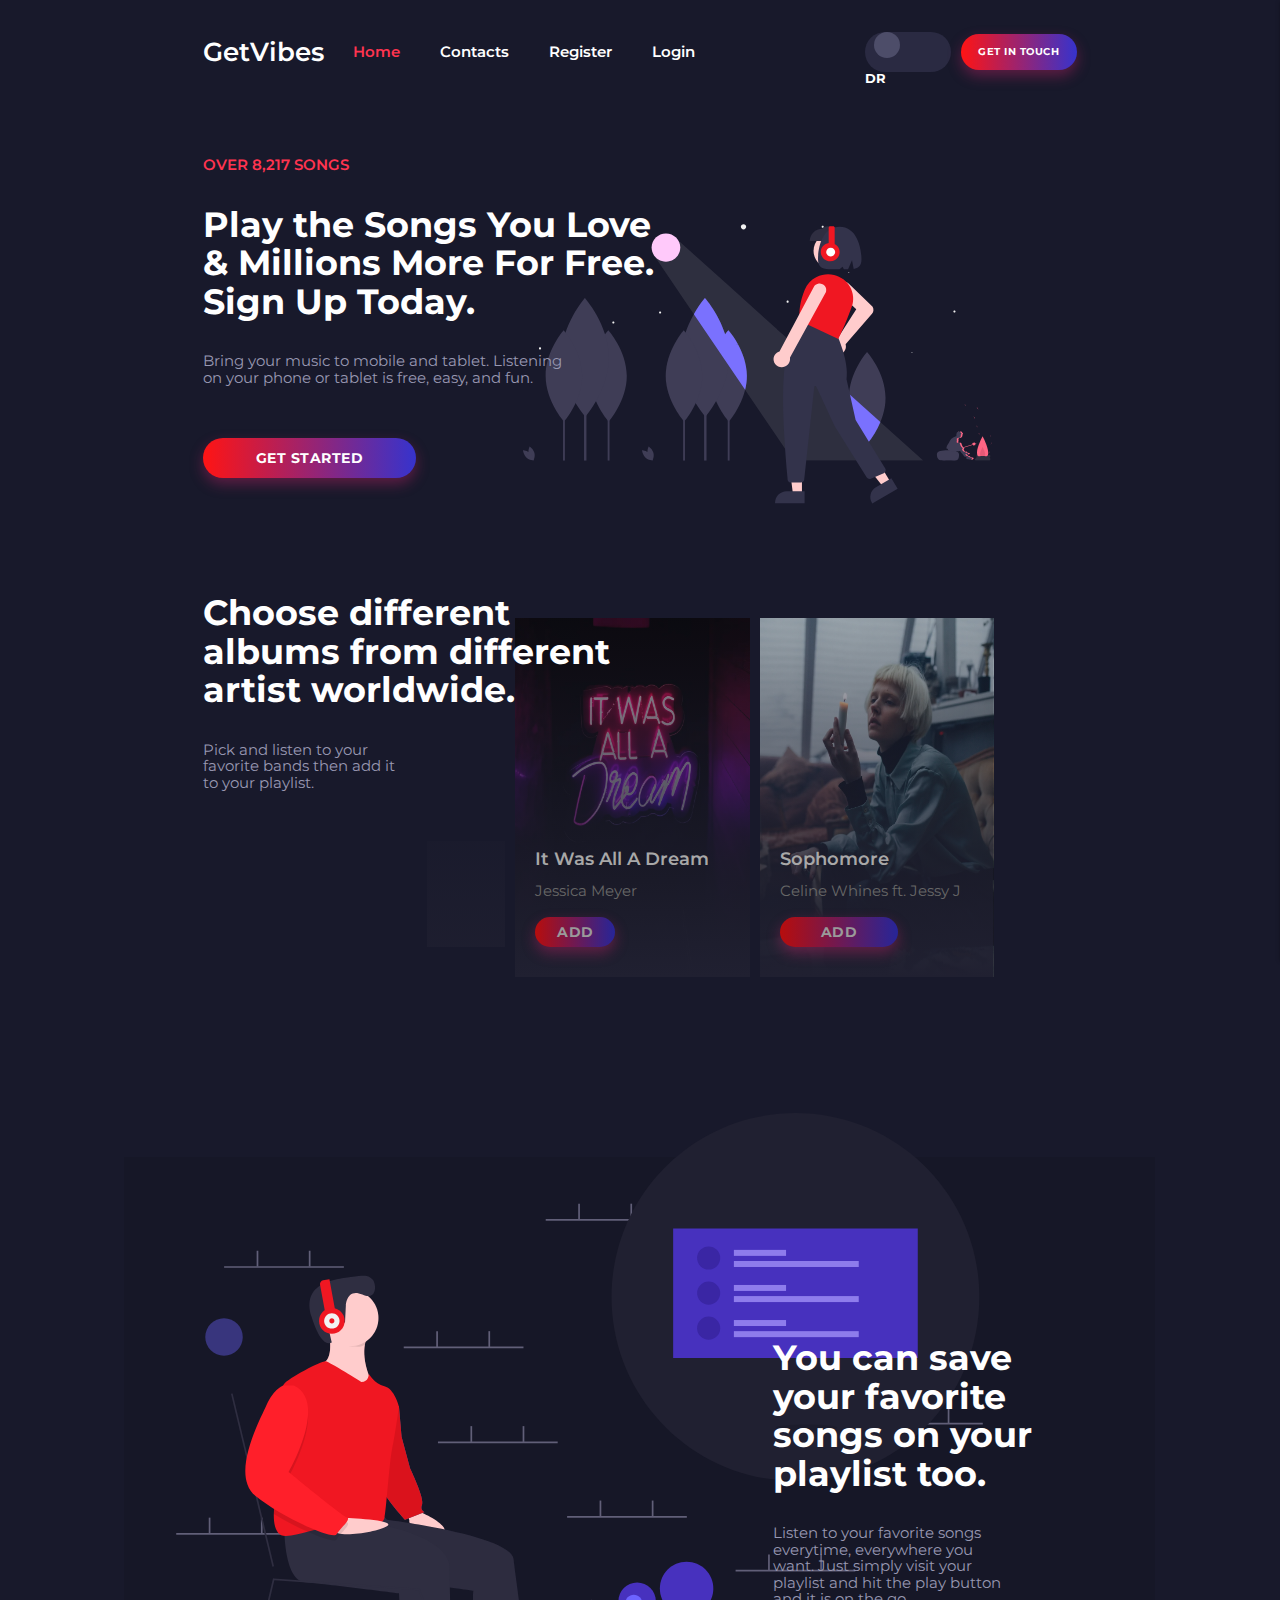
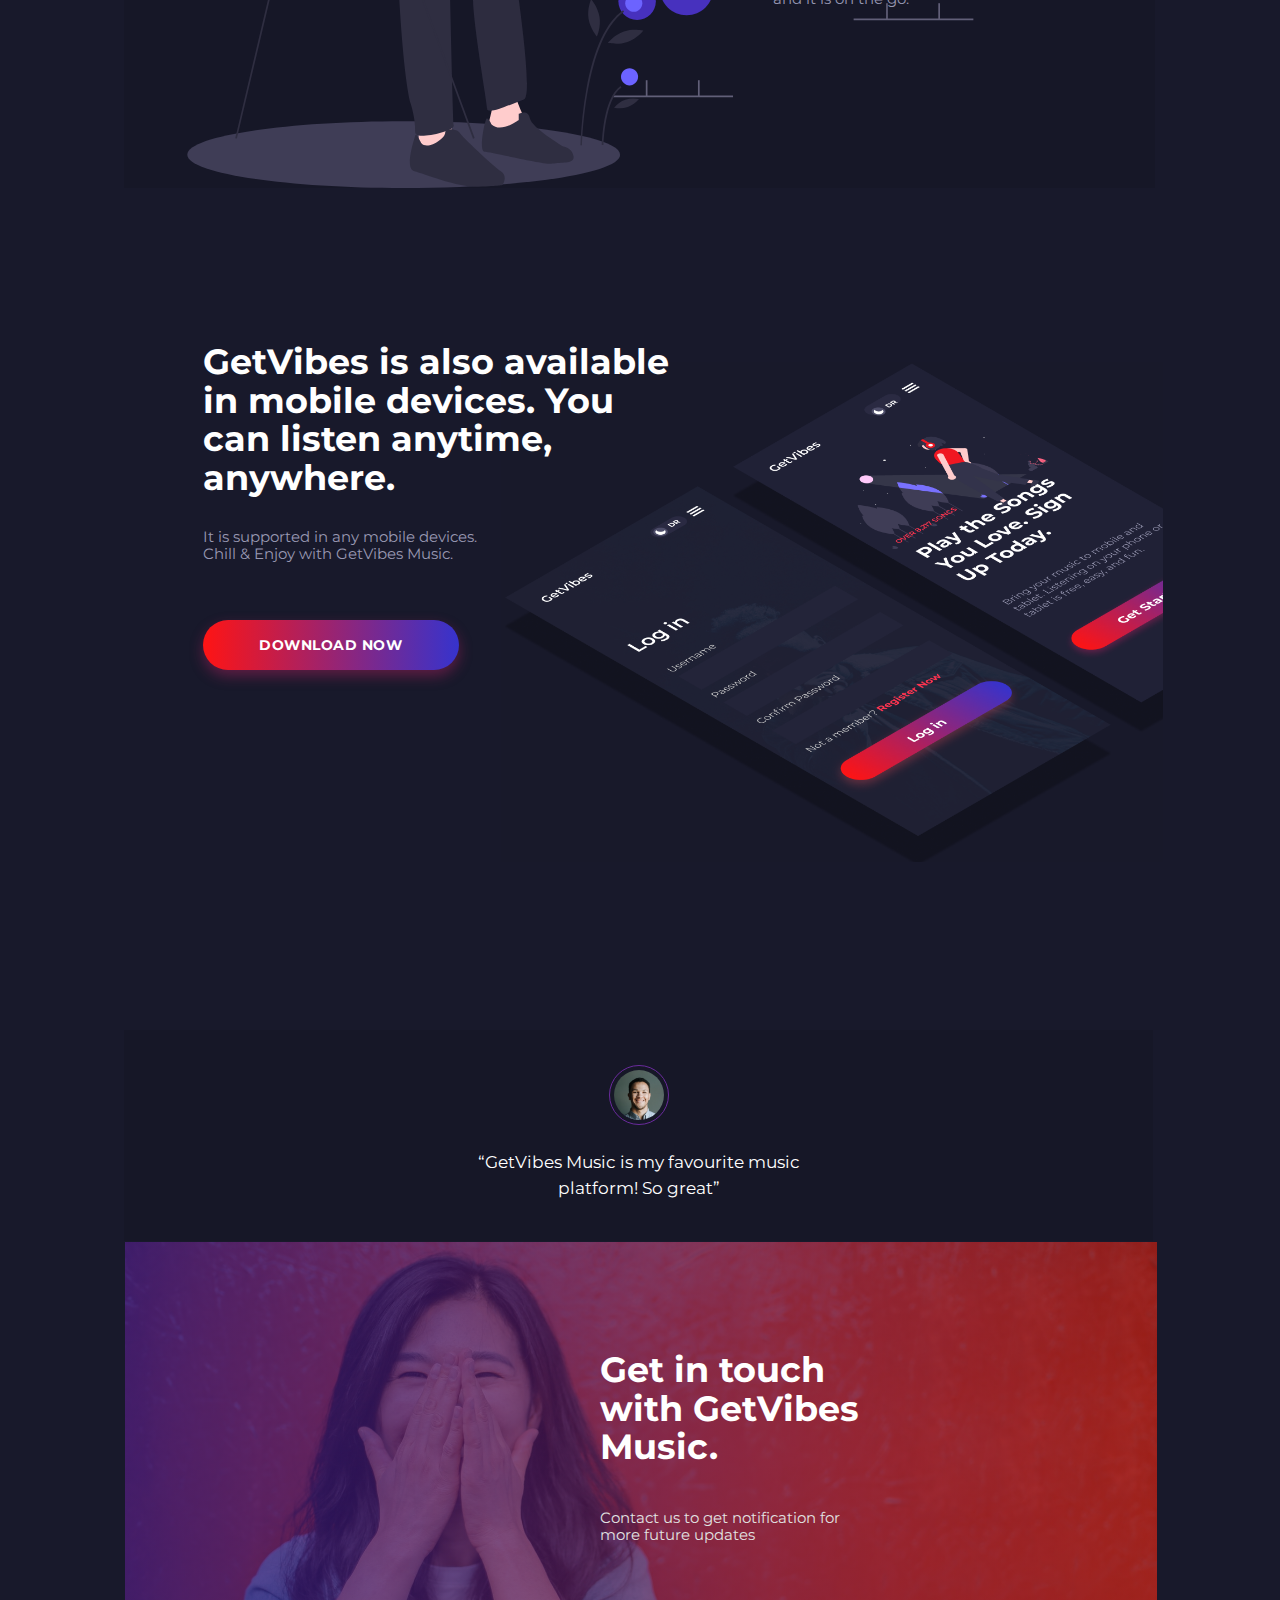
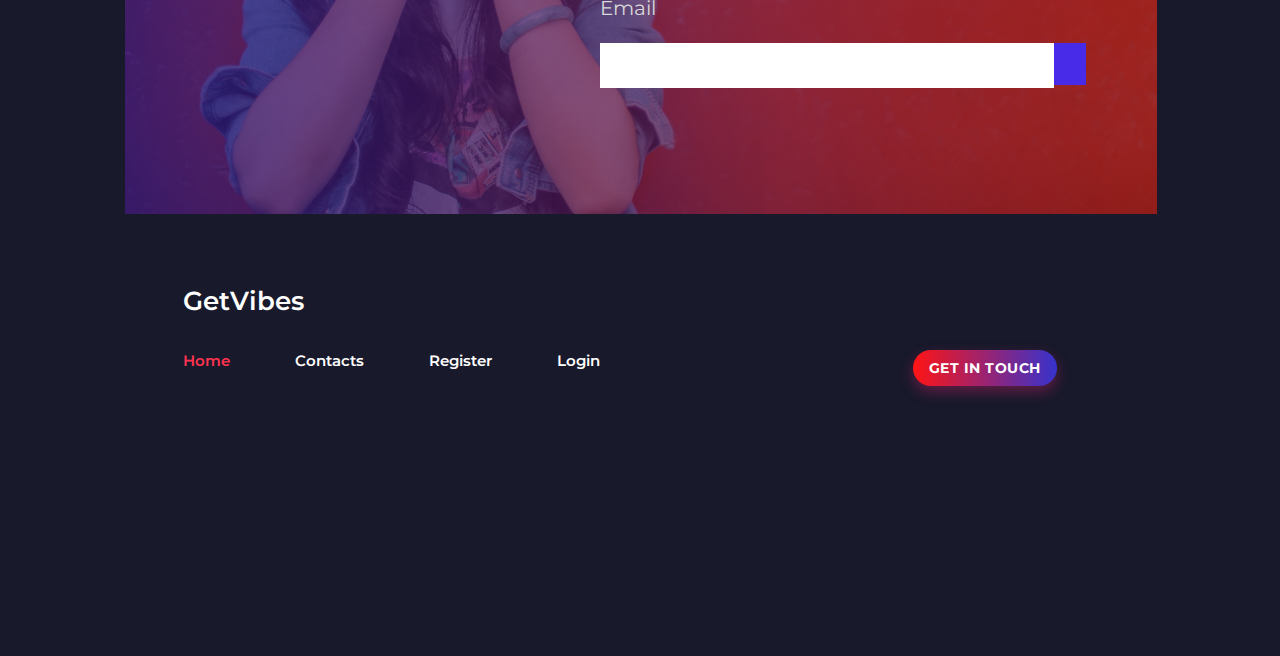
<file: index.html>
<!DOCTYPE HTML>
<html>
<head>
<title>GetVibes</title>
<link rel="stylesheet" type="text/css" href="customizecss.css">
<link rel="stylesheet" type="text/css" href="forphone.css">
<link rel="stylesheet" type="text/css" href="fortablet.css">
<link rel="stylesheet" type="text/css" href="forcomputer.css">
<!-- jquery cdn -->
<script src="https://code.jquery.com/jquery-3.6.0.min.js" integrity="sha256-/xUj+3OJU5yExlq6GSYGSHk7tPXikynS7ogEvDej/m4=" crossorigin="anonymous"></script>
<!--Import Google Icon Font-->
<link href="https://fonts.googleapis.com/icon?family=Material+Icons" rel="stylesheet">
<!-- Compiled and minified CSS -->
<link rel="stylesheet" href="https://cdnjs.cloudflare.com/ajax/libs/materialize/1.0.0/css/materialize.min.css">
<!-- Font Awesome -->
<link rel="stylesheet" href="https://use.fontawesome.com/releases/v5.15.2/css/all.css" integrity="sha384-vSIIfh2YWi9wW0r9iZe7RJPrKwp6bG+s9QZMoITbCckVJqGCCRhc+ccxNcdpHuYu" crossorigin="anonymous">
<!--Let browser know website is optimized for mobile-->
<meta name="viewport" content="width=device-width, initial-scale=1.0"/>
</head>
<body>
<div class="container">
	<div class="row makeItFlex">
	  <!-- NAVIGATION BAR -->
      <div class="col s12 m12 l12 navContainer">
	      	<nav>
			    <div class="nav-wrapper">
			      <a href="index.html" class="left brand-logo">GetVibes</a>

			      <a href="#" data-target="mobile-demo" class="right sidenav-trigger">
			      	<i class="material-icons menu">menu</i>
			      </a>

			      <ul class="left hide-on-small-and-down">
			        <li><a href="index.html" class="active-link">Home</a></li>
			        <li><a href="#contacts">Contacts</a></li>
			        <li><a href="register.html">Register</a></li>
			        <li><a href="login.html">Login</a></li>
			      </ul>

			      <div class="button-right-container right">
			      	<div class="dark-mode">
			      		<a href="#">
			      			<i class="fas fa-moon center"></i>DR
			      		</a>
			      	</div>
			      	
			      		<a class="waves-effect waves-light btn get-in-touch" href="register.html">Get in Touch</a>
			      </div>
			    </div>

			    <ul class="sidenav" id="mobile-demo">
				    <li><a href="index.html" class="active-link">Home</a></li>
			        <li><a href="#contacts">Contacts</a></li>
			        <li><a href="register.html">Register</a></li>
			        <li><a href="login.html">Login</a></li>
				</ul>
		  </nav>		  
      </div>

      <!-- SPACE -->
      <div class="col s12 m12 l12 space space-first-section"></div>

      <!-- HEADER FIRST SECTION -->
      <div class="col s12 m6 l6 first-section-header">
      	<p>OVER 8,217 SONGS</p>
      	<h3 class="change-header">Play the Songs You Love. Sign Up Today.</h3>
      	<h6>Bring your music to mobile and tablet. Listening on your phone or tablet is free, easy, and fun.</h6>
      	<a class="waves-effect waves-light btn get-started" href="register.html">Get Started</a>
      </div>

      <!-- SVG FIRST SECTION -->
      <div class="col 12 m6 l6 first-section-svg">
      	<object data="svg-first-section-for-phone.svg" type="image/svg+xml" class="svg-change1"></object>
      </div>

      <!-- HEADER SECOND SECTION -->
      <div class="col s12 m7 l7 second-section-header">
      	<h3>Choose different albums from different artist worldwide.</h3>
      	<h6>Pick and listen to your favorite bands then add it to your playlist.</h6>
      </div>

      <!-- CARD SECOND SECTION -->
      <div class="col s12 m8 offset-m3 l8 offset-l3 second-section-card">
      	<div class="darkbox"></div>
      	<div class="it-was-all-a-dream mycard">
      		<h5>It Was All A Dream</h5>
      		<p>Jessica Meyer</p>
      		<a class="waves-effect waves-light btn add">ADD</a>
      	</div>
      	<div class="sophomore mycard">
      		<h5>Sophomore</h5>
      		<p>Celine Whines ft. Jessy J</p>
      		<a class="waves-effect waves-light btn add">ADD</a>
      	</div>
      </div>

      <!-- SVG THIRD SECTION -->
      <div class="col 12 m12 l12 third-section-svg">
      	<object data="svg-third-section-for-phone.svg" type="image/svg+xml" class="svg-change2"></object>
      </div>

      <!-- HEADER THIRD SECTION -->
      <div class="col s12 m6 offset-m6 l12 offset-l6 third-section-header">
      	<h3>You can save your favorite songs on your playlist too.</h3>
      	<h6>Listen to your favorite songs everytime, everywhere you want. Just simply visit your playlist and hit the play button and it is on the go.</h6>
      </div>


      <!-- PICTURE FOURTH SECTION -->
      <div class="col s12 m6 l6 fourth-section-picture"></div>

      <!-- HEADER FOURTH SECTION -->
      <div class="col s12 m6 l6 fourth-section-header">
      	<h3>GetVibes is also available in mobile devices. You can listen anytime, anywhere.</h3>
      	<h6>It is supported in any mobile devices. Chill & Enjoy with GetVibes Music.</h6>
      	<a class="waves-effect waves-light btn get-started" href="https://play.google.com/store?utm_source=apac_med&utm_medium=hasem&utm_content=Jan0421&utm_campaign=Evergreen&pcampaignid=MKT-EDR-apac-ph-1003227-med-hasem-py-Evergreen-Jan0421-Text_Search_BKWS-BKWS%7cONSEM_kwid_43700057529550712_creativeid_468675723003_device_c&gclsrc=ds&gclsrc=ds">Download Now</a>
      </div>

      <!-- SAYINGS FIFTH SECTION -->
      <div class="col s12 m12 l12 fifth-section-sayings">
      	<div class="profile"></div>
      	<div class="sayings">
      		<div class="previous">
      			<i class="fas fa-arrow-left"></i>
      		</div>
      		<div class="content">
      			<p>“GetVibes Music is my favourite music platform! So great”</p>
      		</div>
      		<div class="next">
      			<i class="fas fa-arrow-right"></i>
      		</div>
      	</div>
      </div>


      <!-- CONTACT SIXTH SECTION -->
      <div class="col s12 m12 l12 sixth-section-contact section scrollspy" id="contacts">
      	<h3>Get in touch with GetVibes Music.</h3>
      	<h6>Contact us to get notification for more future updates</h6>
      	<p>Email</p>
      	<div class="email">
      		<input type="text" class="email-textbox"/>
      		<a class="waves-effect waves-light btn send-email"><i class="fas fa-arrow-right"></i></a>
      	</div>
      </div>

      <!-- FOOTER SEVENTH SECTION -->
      <div class="col s12 m12 l12 seventh-section-footer">
      	<div href="#" class="left brand-logo bl2">GetVibes</div>
      	<br/><br/><br/>

      	<ul>
      		<li><a href="index.html" class="active-link">Home</a></li>
      		<li><a href="#contacts" class="white-text">Contacts</a></li>
      		<li><a href="register.html" class="white-text">Register</a></li>
      		<li><a href="login.html" class="white-text">Login</a></li>
      	</ul>
      	<a class="waves-effect waves-light btn" href="register.html">Get in Touch</a>
      </div>

      
    </div>
</div>


<!-- Compiled and minified JavaScript -->
<script src="https://cdnjs.cloudflare.com/ajax/libs/materialize/1.0.0/js/materialize.min.js"></script>
<script type="text/JavaScript">

$(document).ready(function(){
    $('.sidenav').sidenav({
    	edge: 'right'
    });

    $('.scrollspy').scrollSpy();
    
    if(($(window).width() > 0) && ($(window).width() < 518)){
		$('.svg-change1').attr('data', 'svg-first-section-for-phone.svg');
		$('.svg-change2').attr('data', 'svg-third-section-for-tablet.svg');
		$('.change-header').html('Play the Songs You Love. Sign Up Today.');
	} else if(($(window).width() > 518) && ($(window).width() < 1400)){
		$('.svg-change1').attr('data', 'svg-first-section-for-tablet.svg');
		$('.svg-change2').attr('data', 'svg-third-section-for-tablet.svg');
		$('.change-header').html('Play the Songs You Love & Millions More For Free. Sign Up Today.');
	} else if($(window).width() > 1500){
		$('.svg-change1').attr('data', 'svg-first-section-for-computer.svg');
		$('.svg-change2').attr('data', 'svg-third-section-for-computer.svg');
		$('.change-header').html('Play the Songs You Love & Millions More For Free. Sign Up Today.');
	}
	
 });

$(window).resize(function(){
	// small
	if(($(window).width() > 0) && ($(window).width() < 568)){
		$('.svg-change1').attr('data', 'svg-first-section-for-phone.svg');
		$('.svg-change2').attr('data', 'svg-third-section-for-tablet.svg');
		$('.change-header').html('Play the Songs You Love. Sign Up Today.');
	} else if(($(window).width() > 568) && ($(window).width() < 1400)){
		$('.svg-change1').attr('data', 'svg-first-section-for-tablet.svg');
		$('.svg-change2').attr('data', 'svg-third-section-for-tablet.svg');
		$('.change-header').html('Play the Songs You Love & Millions More For Free. Sign Up Today.');
	} else if($(window).width() > 1500) {
		$('.svg-change1').attr('data', 'svg-first-section-for-computer.svg');
		$('.svg-change2').attr('data', 'svg-third-section-for-computer.svg');
		$('.change-header').html('Play the Songs You Love & Millions More For Free. Sign Up Today.');
	}
});


</script>
</body>
</html>
</file>
<file: customizecss.css>
@import url('https://fonts.googleapis.com/css2?family=Montserrat:wght@400;600;700&display=swap');

* {
	margin: 0;
	padding: 0;
	font-family: 'Montserrat';
	color: #fff;
	font-weight: var(--regular);
}

:root {
	--secondary-color: #9898B2;
	--main-color: #18192B;
	--darker-color: #161727;
	--red: #FF1414;
	--blue: #3633CD;
	--focal: #FF3450;
	--regular: 400;
	--semibold: 600;
	--bold: 700;
	--btn-shadow: 0 9px 22px #ac216180;
}

.btn {
	background-image: linear-gradient(to right, var(--red), var(--blue));
	font-weight: var(--bold) !important;
	box-shadow: 0px 6px 14px #ac21617a !important;
	border-radius: 30px !important;
}

html, body {
	background-color: #18192B;
}

nav, .nav-wrapper {
	background-color: var(--main-color);
	box-shadow: none!important;
}

ul.left {
	margin-left: 200px ​!important;
}

li a {
	font-weight: var(--semibold) !important;
	padding-left: 20px !important;
	padding-right: 20px !important;
}

.brand-logo {
	font-weight: var(--semibold);
}

.active-link {
	color: var(--focal) !important;
	font-weight: var(--semibold)!important;
}

.button-right-container {
	display: flex;
	flex-direction: row;
	justify-content: space-between;
	align-items: center;
	width: 230px;
	height: 100%;
}

.dark-mode {
	height: 40px;
	width: 86px;
	background: #2A2A42;
	border-radius: 20px;
	line-height: 39px;
}

.dark-mode a {
	font-weight: var(--bold);
	font-size: 16px;
}

.dark-mode a i {
	background: #4D4D69;
	height: 26px !important;
	width: 26px;
	line-height: 26px !important;
	border-radius: 50%;
	margin-left: 9px;
	margin-right: 8px;
	font-size: 14px;
}

.mybtn {
	background-image: linear-gradient(to right, var(--red), var(--blue));
	border-radius: 20px !important;
	box-shadow: var(--btn-shadow) !important;
	font-weight: var(--bold);
	text-transform: capitalize !important;
}

#mobile-demo {
	width: 234px;
	background: #202134;
	padding-top: 65px;
}

#mobile-demo li a {
	color: white;
}

.space {
	height: 150px;
}

.profile {
	height: 50px;
	width: 50px;
	border-radius: 50%;
	background: #24263e;
	position: relative;
	margin-bottom: 30px;
	background-image: url("profile.png");
	background-size: cover;
	background-position: top center;
	background-repeat: no-repeat;
}

ul li a {

}
</file>
<file: forphone.css>
@media only screen and (min-width: 0px){
	body {
		overflow-x: hidden;
	}

	h3 {
		font-size: 40px !important;
		font-weight: var(--bold) !important;
		margin-bottom: 32px !important;
	}

	h6 {
		font-size: 20px !important;
		color: var(--secondary-color) !important;
	}
	.makeItFlex {
		display: flex !important;
		flex-direction: column !important;
		margin-top: 20px !important;
	}

	.navContainer {
		order: 1 !important;
	}

	.brand-logo {
		font-size: 2rem !important;
		font-weight: var(--semibold) !important;
	}

	.button-right-container {
		width: 86px;
	}

	.get-in-touch {
		display: none !important;
	}

	.menu {
		font-size: 35px !important;
	}

	.space-first-section {
		order: 2;
		height: 70px;
	}

	.first-section-svg {
		order: 3 !important;
	}

	.first-section-svg object {
		width: 100%;
	}

	.first-section-header {
		order: 4 !important;
		transform: translateY(-67px);
	}

	.first-section-header p {
		color: var(--focal);
		font-weight: var(--semibold);
	}

	.first-section-header h3 {
		width: 370px;
	}

	.first-section-header h6 {
		width: 372px;
		margin-bottom: 52px;
	}

	.first-section-header .get-started {
		width: 100% !important;
		height: 50px !important;
		line-height: 50px;
	}

	.second-section-header {
		order: 5 !important;
		z-index: 3;
	}

	.second-section-header h6 {
		width: 280px;
	}

	.second-section-card {
		order: 6 !important;
		display: flex !important;
		flex-direction: row !important;
		align-items: flex-end !important;
		transform: translateX(47px) translateY(-97px);
	}

	.darkbox {
		height: 80px;
		width: 150px;
		background-image: linear-gradient(rgba(32,32,49,0.26), rgba(32,32,49,0.67));
		transform: translateY(-30px);
	}

	.mycard {
		height: 301px;
		margin-left: 10px;
		background-size: cover;
		background-repeat: no-repeat;
		background-position: bottom center;
		display: flex;
		flex-direction: column;
		justify-content: flex-end;
	}

	.mycard h5 {
		font-size: 18px !important;
		font-weight: var(--semibold) !important;
		color: #A8A8A8;
	}

	.mycard p {
		margin-bottom: 15px;
		color: #676767;
	}

	.mycard a {
		width: 40%;
		height: 30px;
		line-height: 30px;
		background-image: linear-gradient(to right, rgb(183, 13, 13), rgb(39, 37, 152)) !important;
		color: #9A9A9A;
	}

	.it-was-all-a-dream {
		background-image: linear-gradient(rgba(32,32,49,0.31), rgba(32,32,49,1)), url("3.webp");	
		width: 441px;
		padding: 0 15px 30px 20px;
	}

	.sophomore {
		background-image: linear-gradient(rgba(32,32,49,0.31), rgba(32,32,49,1)), url("1.webp");
		width: 321px;
		padding: 0 0 30px 20px;
	}

	.sophomore a {
		width: 55%;
	}

	.third-section-svg {
		order: 7 !important;
		background: #161727;
		height: 660px;
		width: calc(100% + 40px);
		transform: translateX(-20px);
	}

	.third-section-svg object {
		transform: translateY(-40px);
		width: 100%;
	}

	.third-section-header {
		order: 8 !important;
		transform: translateY(-393px);
	}

	.third-section-header h3 {
		width: 300px;
	}

	.third-section-header h6 {
		width: 349px;
	}

	.fourth-section-picture {
		order: 9 !important;
		height: 348px;
		width: calc(100% + 40px) !important;
		background-image: url(mockup.png);
		background-size: cover;
		background-repeat: no-repeat;
		background-position: bottom right;
		transform: translateX(-20px) translateY(-300px);
	}

	.fourth-section-header {
		order: 10 !important;
		transform: translateY(-428px);
	}

	.fourth-section-header h3 {
		width: 376px;
	}

	.fourth-section-header h6 {
		width: 347px;
		margin-bottom: 58px;
	}

	.fourth-section-header a {
		width: 100%;
		height: 50px !important;
		line-height: 50px;
	}

	.fifth-section-sayings {
		order: 11 !important;
		width: calc(100% + 40px) !important;
		background: #161727;
		display: flex !important;
		flex-direction: column !important;
		justify-content: center !important;
		align-items: center !important;
		padding: 40px 20px !important;
		transform: translateX(-20px) translateY(-320px);
	}

	.profile:before {
		content: "";
		position: absolute;
		top: -5px; left: -5px;
		height: 60px;
		width: 60px;
		border-radius: 50%;
		border: 1px solid #6a2b9d;
	}

	.sayings {
		width: 100%;
		display: flex;
		flex-direction: row;
		justify-content: space-between;
		align-items: center;
	}

	.sayings > .previous i, .next i {
		color: #7C7C7C;
	}

	.sayings .content {
		width: 237px;
		text-align: center;
		font-size: 17px;
	}

	.sixth-section-contact {
		order: 12 !important;
		width: calc(100% + 40px) !important;
		padding: 40px !important;
		display: flex !important;
		flex-direction: column !important;
		transform: translateX(-20px) translateY(-318px);
		background-image: linear-gradient(to right, #271784c2, #8b0e14a3), url("contact.jpg");
		background-size: cover;
		background-repeat: no-repeat;
		background-position: bottom left;
	}

	.sixth-section-contact h3 {
		width: 298px;
	}

	.sixth-section-contact h6 {
		width: 282px;
		margin-bottom: 50px;
		color: #E2E2E2 !important;
	}

	.sixth-section-contact p {
		color: #D7D7D7;
		font-size: 20px !important;
		margin-bottom: 20px;
	}

	.email {
		display: flex;
		flex-direction: row;
	}

	.email .email-textbox {
		height: 40px;
		border: none !important;
		background: white !important;
		color: black !important;
		text-indent: 1em !important;
	}

	.email .send-email {
		border-radius: 0 !important;
		background-image: linear-gradient(to right, rgb(72, 43, 233), rgb(72, 43, 233)) !important;
		box-shadow: none !important;
		height: 42px;
		line-height: 42px;
	}

	.seventh-section-footer {
		order: 13 !important;
		width: calc(100% - 40px) !important;
		transform: translateX(-20px) translateY(-250px);
	}

	.bl2 {
		color: white;
	}

	.seventh-section-footer ul {
		display: flex;
		flex-direction: row;
		width: 100%;
		justify-content: space-between;
	}

	.seventh-section-footer ul li {
		font-weight: var(--semibold);
	}

	.seventh-section-footer a.waves-effect {
		display: none;
	}


}
</file>
<file: fortablet.css>
@media only screen and (min-width: 618px) {

	h3 {
		font-size: 35px !important;
		font-weight: var(--bold) !important;
		margin-bottom: 32px !important;
	}

	h6 {
		font-size: 15px !important;
		color: var(--secondary-color) !important;
	}

	.get-in-touch {
		display: block !important;
		font-size: 10px !important;
		width: 116px;
	}

	.makeItFlex {
		display: block !important;
		margin-top: 20px !important;
	}

	ul.left {
		margin-left: 130px;
	}

	.sidenav-trigger {
		display: none;
	}

	.button-right-container {
		width: auto;
	}

	.dark-mode {
		margin-right: 10px;
	}

	.dark-mode a {
		font-size: 13px !important;
	}

	.brand-logo {
		font-size: 1.7rem !important;
		font-weight: var(--semibold) !important;
		margin-right: 200px;
		left: 0 !important;
	}

	.space-first-section {
		height: 70px;
	}

	.first-section-svg {
		position: relative;
		transform: translateY(45px);
	}

	.first-section-svg object {
		position: absolute;
		left: -152px;
		width: auto;
	}

	.first-section-header {
		position: relative;
		transform: translateY(0px);
		z-index: 3;
	}

	.first-section-header h3 {
		width: 482px;
	}

	.first-section-header p {
		width: 333px !important;
	}

	.first-section-header .get-started {
		width: 50% !important;
		height: 40px !important;
		line-height: 40px;
	}

	.second-section-header {
		margin-top: 87px;
		position: relative;
	}

	.second-section-header h3 {
		width: 435px;
	}

	.second-section-header h6 {
		width: 203px;
	}


	.second-section-card {
		transform: translateX(0) translateY(-180px);
		z-index: -1 !important;
		width: 589px !important
	}

	.darkbox {
		height: 106px;
		width: 110px;
	}

	.mycard {
		height: 359px !important;
	}

	.it-was-all-a-dream {
		width: 317px !important;
	}

	.sophomore {
		width: 321px;
	}


	.third-section-svg {
		height: 631px;
		width: calc(100% + 135px) !important;
		transform: translateX(-68px);
	}

	.third-section-svg object {
		transform: translateX(41px) translateY(-44px);
		width: 80%;
	}

	.third-section-header {
		transform: translateX(122px) translateY(-478px);
	}

	.third-section-header h6 {
		width: 231px !important;
	}

	.fourth-section-picture {
		height: 500px !important;
		width: 100% !important;
		background-image: url(mockup.png);
		background-size: contain;
		background-repeat: no-repeat;
		background-position: bottom right;
		transform: translateX(75px) translateY(-131px) !important;
	}

	.fourth-section-header {
		transform: translateY(-679px);
	}

	.fourth-section-header h3 {
		width: 475px !important;
	}

	.fourth-section-header h6 {
		width: 301px !important;
	}

	.fourth-section-header .get-started {
		width: 60% !important;
	}


	.fifth-section-sayings {
		width: calc(100% + 133px) !important;
		transform: translateX(-68px) translateY(-319px) !important;
		padding: 40px 80px !important;
	}

	.sayings .content {
		width: 335px;
		font-size: 17px !important;
	}

	.sixth-section-contact {
		width: calc(100% + 136px) !important;
		padding: 80px 71px 118px 475px !important;
		display: flex !important;
		flex-direction: column !important;
		transform: translateX(-67px) translateY(-318px);
		background-image: linear-gradient(to right, #271784c2, #8b0e14a3), url("contact.jpg");
		background-size: cover;
		background-repeat: no-repeat;
		background-position: bottom left;
		box-sizing: border-box;
	}
	
	.seventh-section-footer {
		width: 100% !important;
	}

	.seventh-section-footer ul {
		width: 50% !important;
		float: left !important;
	}

	.seventh-section-footer a.waves-effect {
		float: right !important;
		display: block;
	}

	.seventh-section-footer a.active-link {
		padding-left: 0 !important;
	}

}
</file>
<file: forcomputer.css>
@media only screen and (min-width: 1300px) {
	.third-section-svg object {
		transform: translateX(29px) translateY(-47px);
		width: 65% !important;
	}
}

@media only screen and (min-width: 1500px) {

	h3 {
		font-size: 3.5rem !important;
	}

	h6 {
		font-size: 1.4rem !important;
	}

	ul.left {
		margin-left: 200px !important;
	}

	.get-in-touch {
		display: block !important;
		font-size: 14px !important;
		width: 160px;
	}

	.dark-mode a {
		font-size: 14px !important;
	}


	.brand-logo {
		font-size: 2.1rem !important;
	}

	.first-section-header h3 {
		width: 710px;
	}

	.first-section-header h6 {
		width: 450px;
	}

	.first-section-svg {
		transform: translateX(33px) translateY(45px) !important;
	}

	.first-section-svg object {
		height: 500px;
	}

	.second-section-header {
		margin-top: 187px;
	}

	.second-section-header h3 {
		width: 635px;
	}

	.second-section-header h6 {
		width: 376px;
	}

	.second-section-card {
		transform: translateX(11px) translateY(-227px);
		z-index: -1 !important;
		width: 1089px !important
	}

	.darkbox {
		height: 164px;
		width: 130px;
	}

	.mycard {
		height: 559px !important;
		margin-left: 15px !important;
	}

	.mycard a {
		width: 56%;
		height: 46px;
		line-height: 46px;
		font-size: 20px;
	}

	.it-was-all-a-dream {
		width: 363px !important;
		padding: 0 35px 50px 40px;
	}
	
	.it-was-all-a-dream h5 {
		font-size: 37px !important;
		width: 219px;
	}

	.it-was-all-a-dream p {
		font-size: 20px;
	}

	.sophomore {
		width: 363px !important;
		padding: 0 35px 50px 40px;
	}

	.sophomore h5 {
		font-size: 37px !important;
		width: 219px;
	}

	.sophomore p {
		width: 151px;
		font-size: 20px;
		margin-bottom: 30px;
	}

	.third-section-svg {
		height: 662px;
		width: calc(100% + 630px) !important;
		transform: translateX(-314px);
	}

	.third-section-svg object {
		transform: translateX(293px) translateY(-70px);
		width: 45% !important;
	}

	.third-section-header {
		transform: translateX(115px) translateY(-515px);
	}

	.third-section-header h3 {
		width: 551px !important;
	}

	.third-section-header h6 {
		width: 430px !important;
	}

	.fourth-section-picture {
		height: 584px !important;
		width: 100% !important;
		background-image: url(mockup.png);
		background-size: contain;
		background-repeat: no-repeat;
		background-position: bottom right;
		transform: translateX(75px) translateY(0px) !important;
	}

	.fourth-section-header h3 {
		width: 700px !important;
	}

	.fourth-section-header h6 {
		width: 400px !important;
	}

	.fifth-section-sayings {
		padding: 60px 120px !important;
	}

	.sayings .content {
		font-size: 1.4rem !important;
	}

	.fa-arrow-left, .fa-arrow-right {
		font-size: 30px;
		font-weight: normal;
	}


	.sixth-section-contact {
		width: calc(100% + 136px) !important;
		padding: 80px 71px 118px 565px !important;
		display: flex !important;
		flex-direction: column !important;
		transform: translateX(-67px) translateY(-318px);
		background-image: linear-gradient(to right, #271784c2, #8b0e14a3), url("contact.jpg");
		background-size: cover;
		background-repeat: no-repeat;
		background-position: center left;
		box-sizing: border-box;
	}

	.sixth-section-contact h3 {
		width: 500px;
	}

	.sixth-section-contact h6 {
		width: 500px;
	}

	.email {
		width: 80%;
		position: relative;
	}

	.email-textbox {
		width: 79% !important;
	}

	.email .send-email  {
		height: 45px;
		line-height: 45px;
	}

	.seventh-section-footer {
		width: auto;
		transform: translateX(0) translateY(-250px) !important;
	}

	.seventh-section-footer ul {
		width: 50%;
		float: left !important;
	}

	.seventh-section-footer a {
		float: right !important;
	}

	.seventh-section-footer ul li a.active-link {
		padding-left: 0 !important;
	}

}
</file>
